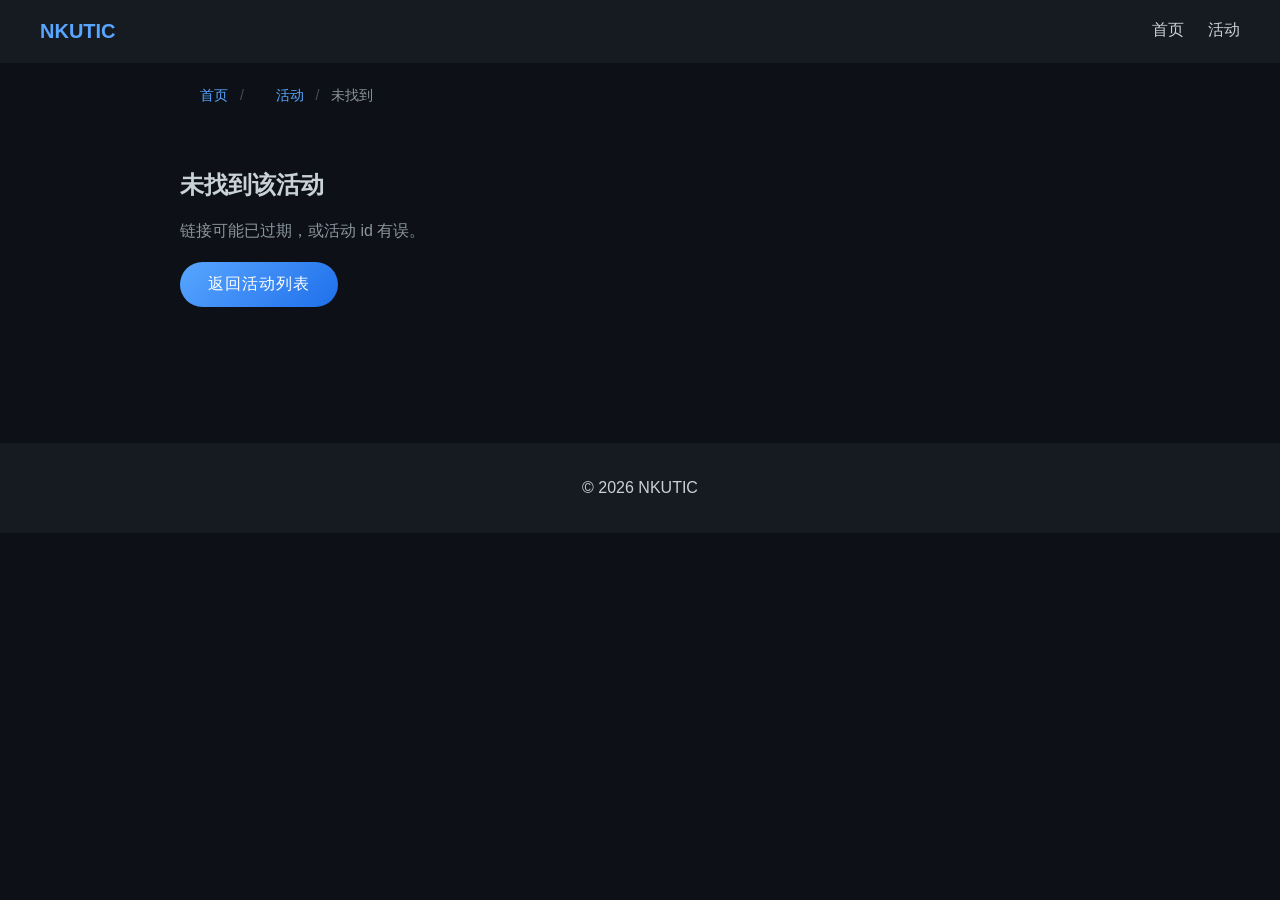
<file: activity_detail.html>
<!DOCTYPE html>
<html lang="zh">
<head>
    <meta charset="UTF-8">
    <meta name="viewport" content="width=device-width, initial-scale=1.0">
    <title>活动详情 · NKUTIC</title>
    <link rel="stylesheet" href="style.css">
    <script type="module" src="scripts/activity_detail.js"></script>
</head>
<body>

<header>
    <div class="logo">NKUTIC</div>
    <nav>
        <a href="index.html">首页</a>
        <a href="index.html#activity">活动</a>
    </nav>
</header>

<main class="project-page project-detail-page activity-detail-page" id="activity-detail"></main>

<footer>
    <p>© 2026 NKUTIC</p>
</footer>

</body>
</html>
</file>
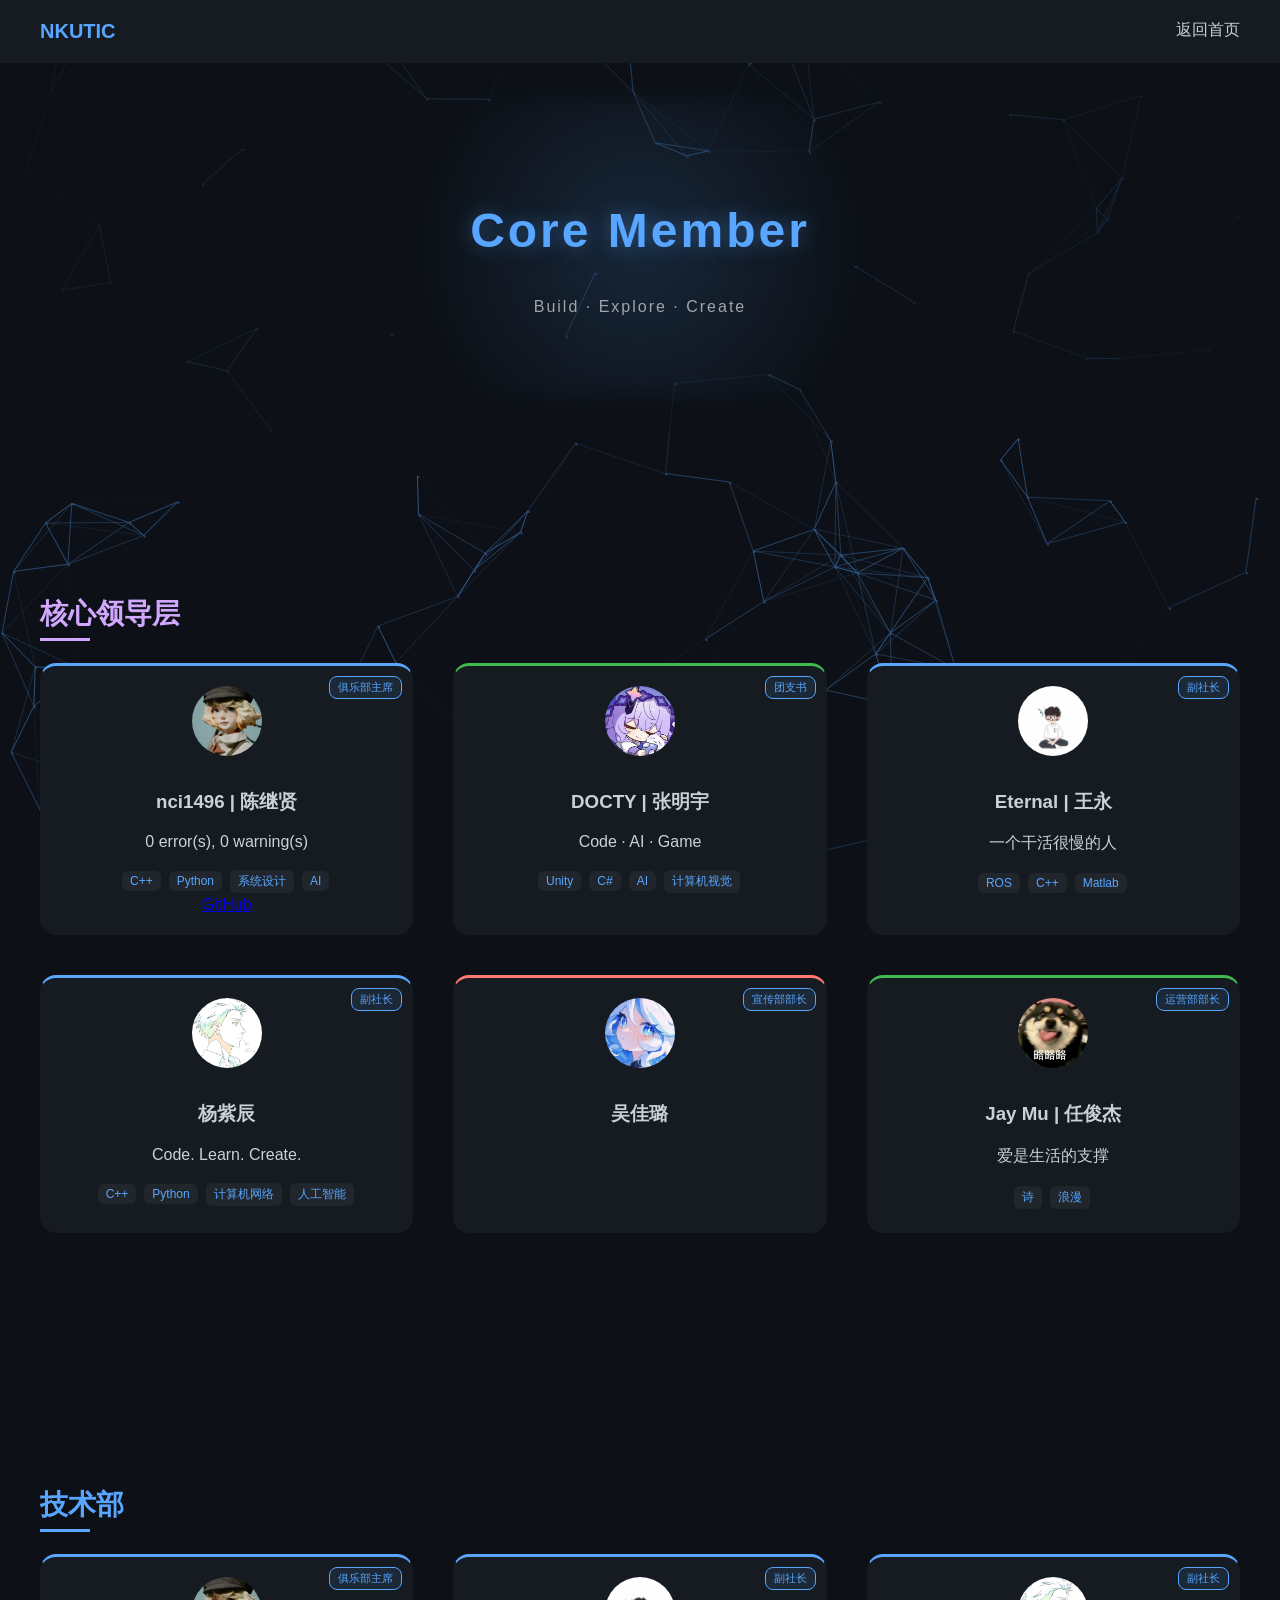
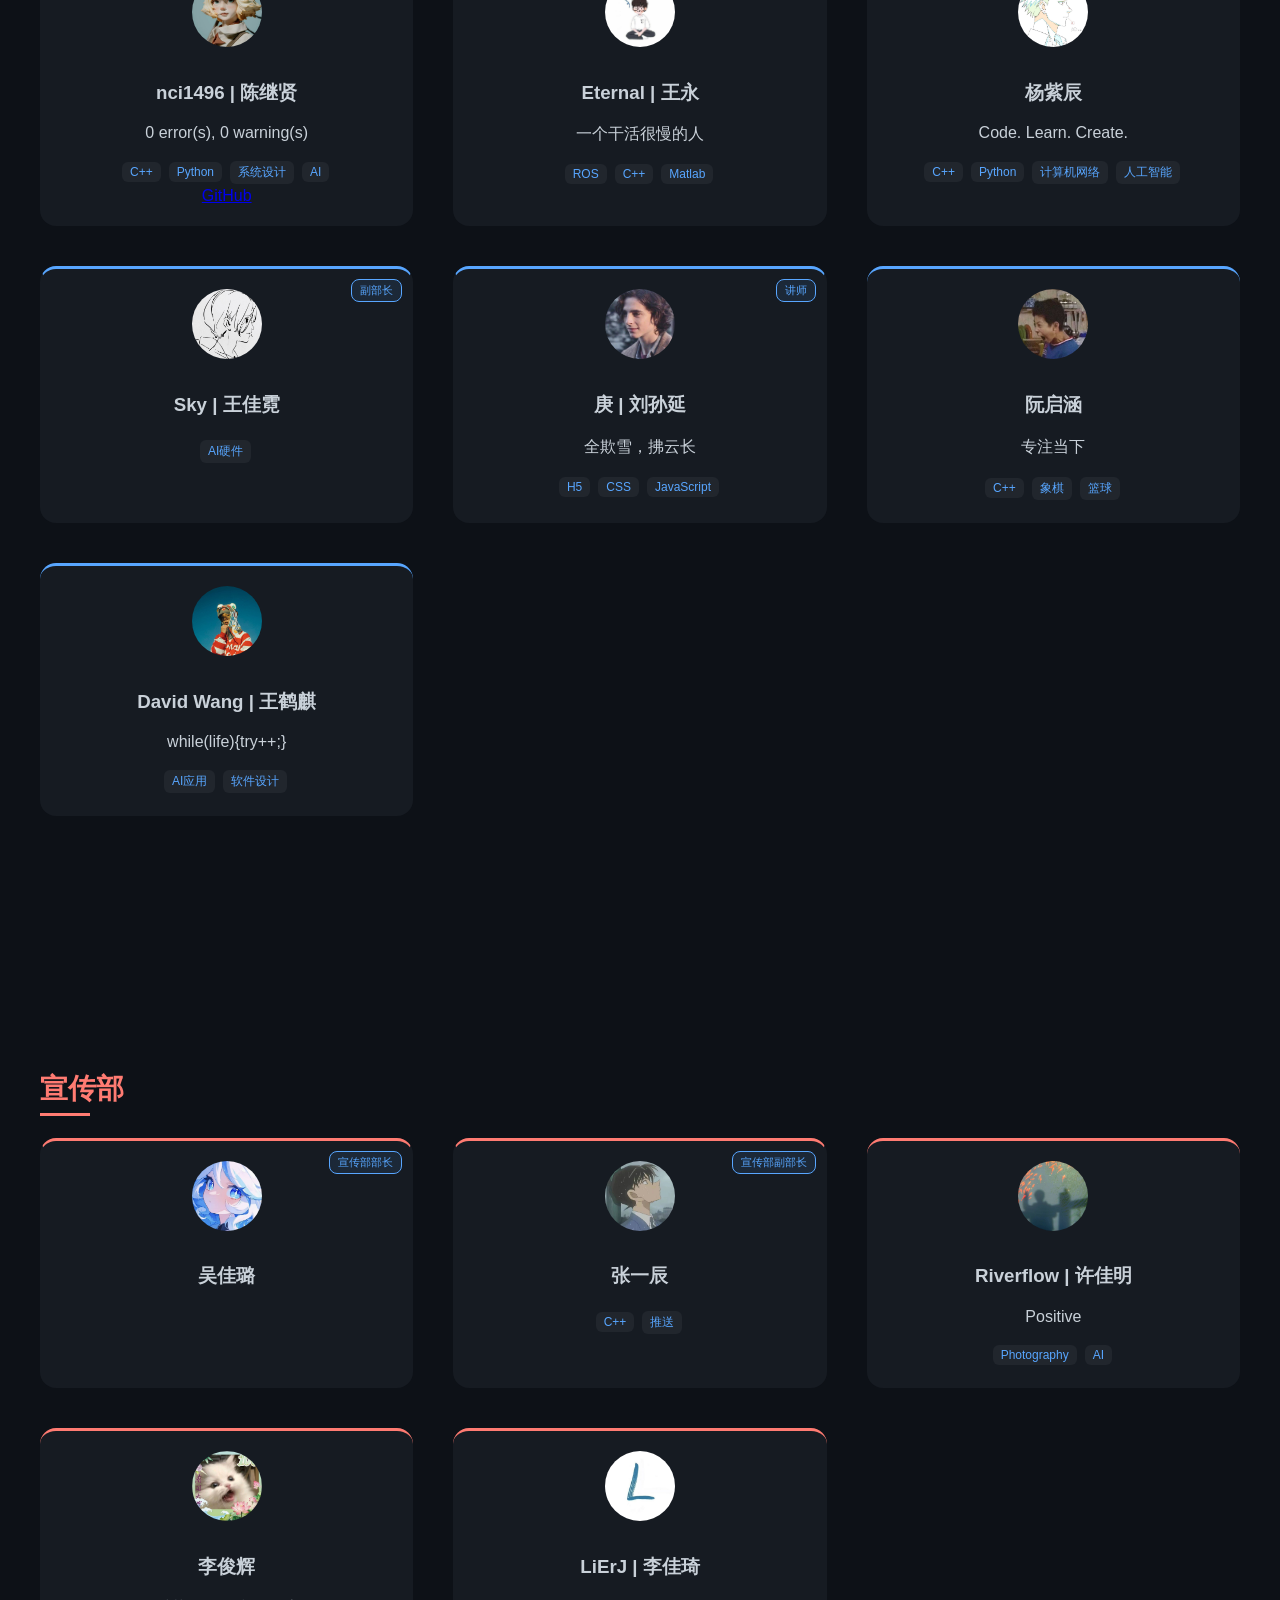
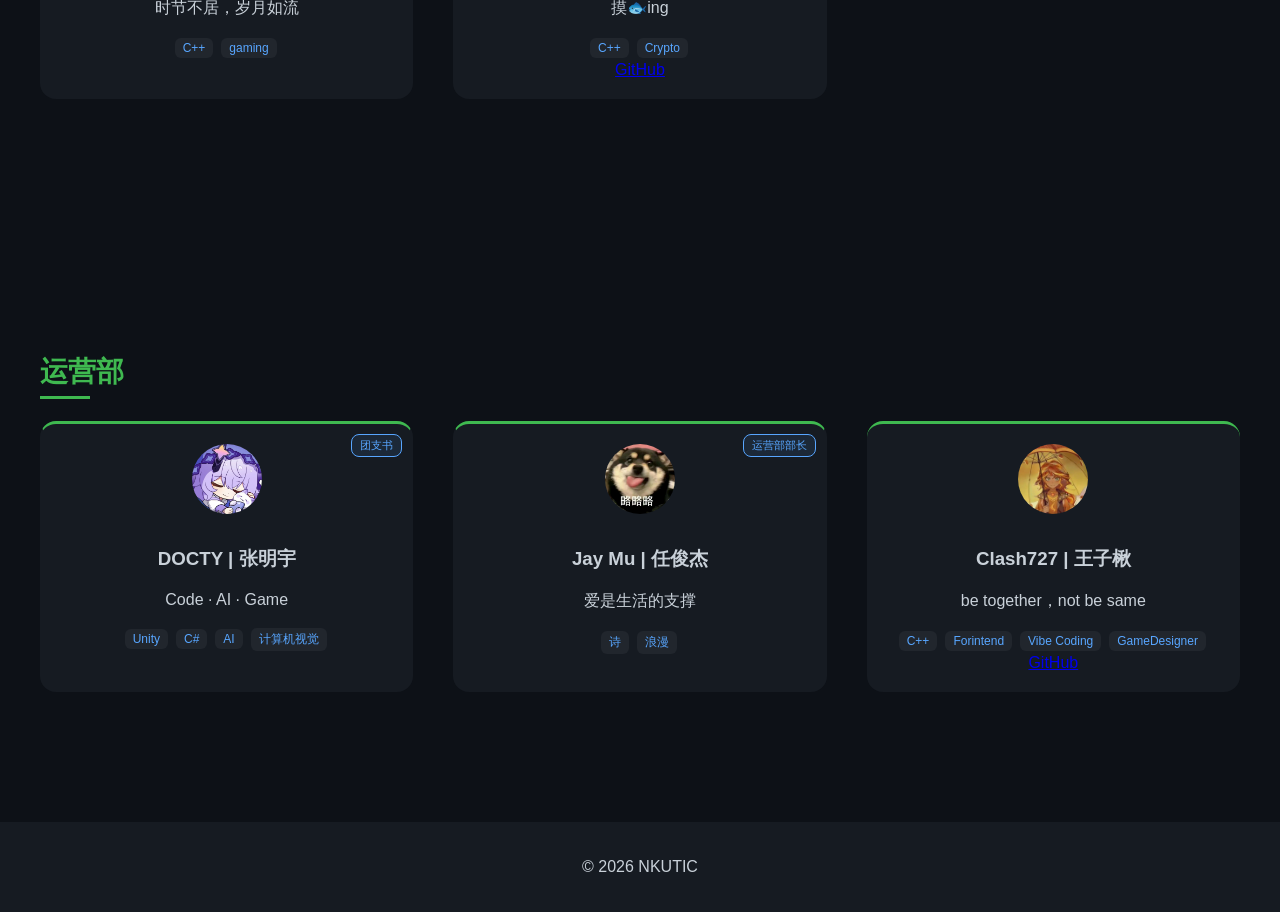
<file: contributors.html>
<!DOCTYPE html>
<html lang="zh">
<head>
    <meta charset="UTF-8">
    <meta name="viewport" content="width=device-width, initial-scale=1.0">
    <title>Contributors</title>
    <link rel="stylesheet" href="contributors.css">
    <link rel="stylesheet" href="style.css">
    <script type="module" src="scripts/bg_hero.js"></script>
    <canvas id="heroCanvas" class="bg-canvas"></canvas>
</head>

<body>

<header>
    <div class="logo">NKUTIC</div>
    <nav>
        <a href="index.html">返回首页</a>
    </nav>
</header>

<section class="contributors-hero">
    <h1>Core Member</h1>
    <p>Build · Explore · Create</p>
</section>

<main class="contributors-page">

<section class="dept dept-leadership">
    <h2>核心领导层</h2>
    <div id="leadership-members" class="member-grid"></div>
</section>

<section class="dept dept-tech">
    <h2>技术部</h2>
    <div id="tech-members" class="member-grid"></div>
</section>

<section class="dept dept-media">
    <h2>宣传部</h2>
    <div id="media-members" class="member-grid"></div>
</section>

<section class="dept dept-ops">
    <h2>运营部</h2>
    <div id="ops-members" class="member-grid"></div>
</section>
</main>

<footer>
    <p>© 2026 NKUTIC</p>
</footer>

<script type="module" src="scripts/contributors_render.js"></script>

</body>
</html>
</file>
<file: style.css>
body {
    margin: 0;
    font-family: Arial;
    background: #0d1117;
    color: #c9d1d9;
}

/* 顶部 */
header {
    display: flex;
    justify-content: space-between;
    padding: 20px 40px;
    background: #161b22;
}

.logo {
    font-size: 20px;
    font-weight: bold;
    color: #58a6ff;
}

nav a {
    color: #c9d1d9;
    margin-left: 20px;
    text-decoration: none;
}

nav a:hover {
    color: #58a6ff;
}

/* 首页大字 */
.hero {
    position: relative;
    height: 100vh;
    background: #0d1117;
    min-height: 300px;
}

@media (max-width: 600px) {
    .hero {
        height: 40vh;
    }
}

#heroCanvas {
    position: absolute;
    top: 0;
    left: 0;
    width: 100%;
    height: 100%;
    display: block;
}

.hero-overlay {
    position: absolute;
    top: 50%;
    left: 50%;
    transform: translate(-50%, -50%);
    
    text-align: center;
    color: white;

    z-index: 2;
    
    /* 防止阻挡被按 */
    pointer-events: none;

}



.hero-overlay h1 {
    font-size: clamp(42px, 9vw, 120px);
    color: #58a6ff;
    text-shadow: 0 0 20px rgba(88,166,255,0.4);
    letter-spacing: clamp(1px, 0.5vw, 6px);
    line-height: 1.05;
    font-weight: 700;
}

.hero-overlay p {
    font-size: clamp(16px, 3.5vw, 40px);
    color: #8b949e;
    letter-spacing: clamp(0.5px, 0.3vw, 3px);
    line-height: 1.2;
}

/* 按钮 */
.hero-overlay button {
    margin-top: 20px;
    padding: 10px 20px;
    border-radius: 8px;
    border: none;
    background: #58a6ff;
    color: white;
    cursor: pointer;
/* 恢复按键功能 */
    pointer-events: auto;
}



.hero::after {
    content: "";
    position: absolute;
    left: 0;
    bottom: 0;
    width: 100%;
    height: 100px;

    background: linear-gradient(to bottom, transparent, #0d1117);
}

/* 通用 section */

section {
    padding: 60px 40px;
    margin-bottom: 40px;
    opacity: 0;
    transform: translateY(30px);
    animation: fadeIn 1s forwards;
}

/* 关于我们 */
.about-lead {
    max-width: 980px;
    margin: 10px auto 22px;
    color: #c9d1d9;
    font-size: 18px;
    line-height: 1.7;
}

.about-grid {
    max-width: 1100px;
    margin: 0 auto;
    display: grid;
    grid-template-columns: repeat(2, minmax(0, 1fr));
    gap: 18px;
}

@media (max-width: 980px) {
    .about-grid {
        grid-template-columns: 1fr;
    }
}

.about-block {
    background: rgba(22, 27, 34, 0.55);
    border: 1px solid #21262d;
    border-radius: 16px;
    padding: 18px;
}

.about-list {
    margin: 10px 0 0;
    padding-left: 18px;
    color: #8b949e;
    line-height: 1.7;
}

.about-cards {
    margin-top: 12px;
    display: grid;
    grid-template-columns: repeat(2, minmax(0, 1fr));
    gap: 12px;
}

@media (max-width: 720px) {
    .about-cards {
        grid-template-columns: 1fr;
    }
}

.about-card {
    padding: 12px 12px;
    border-radius: 12px;
    background: #161b22;
    border: 1px solid #21262d;
}

.about-card-title {
    color: #c9d1d9;
    font-weight: 700;
}

.about-card-desc {
    margin-top: 6px;
    color: #8b949e;
    font-size: 13px;
    line-height: 1.6;
}

.faq {
    margin-top: 10px;
    display: grid;
    gap: 10px;
}

.faq-item {
    padding: 12px 12px;
    border-radius: 12px;
    background: #161b22;
    border: 1px solid #21262d;
}

.faq-q {
    font-weight: 700;
    color: #c9d1d9;
}

.faq-a {
    margin-top: 6px;
    color: #8b949e;
    font-size: 13px;
    line-height: 1.6;
}

.about-cta-actions {
    margin-top: 12px;
}

@keyframes fadeIn {
    to {
        opacity: 1;
        transform: translateY(0);
    }
}

/*  ////// 卡片 //////*/
.card {
    background: #161b22;
    padding: 20px;
    margin-top: 20px;
    overflow: hidden;
    border-radius: 12px;
    transition: 0.3s;
    width: 75%;
    margin: auto;
}

.card:hover {
    transform: translateY(-5px);
    box-shadow: 0 0 15px #58a6ff44;
}

.card a {
    color: #58a6ff;
    text-decoration: none;
}

.card a:hover {
    text-decoration: underline;
    transform: translateY(-3px) scale(1.02);
    box-shadow: 0 10px 30px rgba(88,166,255,0.2);
}

.card img {
    width: 100%;
    height: 300px;
    object-fit: contain;
    background: #0d1117;
    border-radius: 8px;
}

.tags {
    margin-top: 5px;
}

.tag {
    display: inline-block;
    padding: 3px 8px;
    margin-right: 5px;
    border-radius: 6px;
    background: #21262d;
    color: #58a6ff;
    font-size: 12px;
}


/* 内容区 */
.card-content {
    padding: 15px;
}

/* 按钮区 */
.card-buttons {
    margin-top: 10px;
    display: flex;
    gap: 10px;
    
}


.card-buttons a {
    padding: 6px 12px;
    border-radius: 6px;
    background: #58a6ff;
    color: white;
    text-decoration: none;
    font-size: 14px;
}

.card-buttons a:hover {
    background: #1f6feb;
}

.card-grid {
    display: grid;
    grid-template-columns: repeat(auto-fit, minmax(300px, 1fr));
    gap: 20px;
}

/* 全部项目列表页 */
.projects-list-page {
    max-width: 1100px;
    margin: 0 auto;
    padding: 0 20px 40px;
}

.projects-list-page > .project-breadcrumb {
    padding: 24px 0 0;
}

.projects-list-page .projects-list-hero {
    text-align: center;
    padding: 16px 0 36px;
    margin-bottom: 0;
    border-bottom: 1px solid #21262d;
}

.projects-list-page .projects-list-hero h1 {
    margin: 0 0 14px;
    font-size: clamp(28px, 4vw, 40px);
    color: #58a6ff;
}

.projects-list-lead {
    margin: 0 auto;
    max-width: 640px;
    color: #8b949e;
    line-height: 1.7;
    font-size: 16px;
}

.projects-list-page .projects-list-body {
    padding: 32px 0 20px;
}

.projects-list-grid .card {
    width: 100%;
    margin: 0;
}

/* 活动专栏 */
.activity-featured {
    margin-top: 24px;
}

.subheading {
    margin: 10px 0 0;
    color: #8b949e;
    font-weight: 600;
    letter-spacing: 0.5px;
}

.activity-card .activity-meta {
    margin: 8px 0 10px;
    color: #8b949e;
    font-size: 13px;
}

.activity-card .activity-type {
    color: #58a6ff;
}

/* 活动封面：避免窄屏被裁切；与全局 .card img 固定 300px 解耦 */
.card.activity-card img {
    display: block;
    width: 100%;
    height: auto;
    max-height: min(200px, 48vw);
    min-height: 0;
    object-fit: contain;
    object-position: center;
}

@media (min-width: 480px) {
    .card.activity-card img {
        max-height: min(240px, 55vw);
    }
}

@media (min-width: 721px) {
    .card.activity-card img {
        max-height: 280px;
    }
}

@media (min-width: 981px) {
    .card.activity-card img {
        max-height: 300px;
    }
}

.activity-cover-placeholder {
    width: 100%;
    height: 300px;
    border-radius: 8px;
    background:
        radial-gradient(80% 80% at 30% 20%, rgba(88,166,255,0.18), transparent 60%),
        linear-gradient(180deg, #0d1117, #0b0f14);
    border: 1px solid #21262d;
}

/* 无封面占位与图片区域高度一致，避免手机端留白过高 */
.activity-card .activity-cover-placeholder {
    height: auto;
    aspect-ratio: 16 / 9;
    max-height: min(200px, 48vw);
    min-height: 120px;
}

@media (min-width: 480px) {
    .activity-card .activity-cover-placeholder {
        max-height: min(240px, 55vw);
    }
}

@media (min-width: 721px) {
    .activity-card .activity-cover-placeholder {
        max-height: 280px;
    }
}

@media (min-width: 981px) {
    .activity-card .activity-cover-placeholder {
        max-height: 300px;
    }
}

/* 首页团队架构 */
.team-structure {
    margin-top: 24px;
    display: grid;
    gap: 28px;
}

.team-block {
    background: rgba(22, 27, 34, 0.55);
    border: 1px solid #21262d;
    border-radius: 16px;
    padding: 18px 18px 12px;
}

.team-desc {
    margin: 8px 0 14px;
    color: #8b949e;
}

.mini-member-grid {
    display: grid;
    grid-template-columns: repeat(auto-fit, minmax(200px, 1fr));
    gap: 14px;
}

.mini-member {
    display: flex;
    align-items: center;
    gap: 12px;
    padding: 10px 12px;
    border-radius: 12px;
    background: #161b22;
    border: 1px solid #21262d;
    text-decoration: none;
    transition: transform 0.2s ease, box-shadow 0.2s ease, border-color 0.2s ease;
}

.mini-member:hover {
    transform: translateY(-2px);
    border-color: rgba(88, 166, 255, 0.55);
    box-shadow: 0 10px 25px rgba(88,166,255,0.12);
}

.mini-member img {
    width: 44px;
    height: 44px;
    border-radius: 50%;
    object-fit: cover;
    background: #0d1117;
}

.mini-member-name {
    color: #c9d1d9;
    font-weight: 600;
    font-size: 14px;
    line-height: 1.2;
}

.mini-member-badge {
    margin-top: 3px;
    display: inline-block;
    font-size: 12px;
    color: #58a6ff;
    background: rgba(88,166,255,0.08);
    border: 1px solid rgba(88,166,255,0.35);
    padding: 2px 8px;
    border-radius: 999px;
}



/* 页脚 */
footer {
    text-align: center;
    padding: 20px;
    background: #161b22;
}



/* 项目页 */

/* 项目页整体 */
.project-page {
    max-width: 900px;
    margin: auto;
    padding: 0 20px 60px;
}

/* 头部 */
.project-hero {
    text-align: center;
    padding: 60px 20px;
}

.project-hero h1 {
    font-size: 40px;
    color: #58a6ff;
}

/* —— 项目详情页（丰富版） —— */
.project-detail-page {
    max-width: 920px;
}

.project-breadcrumb {
    padding: 24px 0 8px;
    font-size: 14px;
    color: #8b949e;
}

.project-breadcrumb a {
    color: #58a6ff;
    text-decoration: none;
}

.project-breadcrumb a:hover {
    text-decoration: underline;
}

.project-breadcrumb-sep {
    margin: 0 8px;
    color: #484f58;
}

.project-detail-hero {
    padding: 20px 0 36px;
    border-bottom: 1px solid #21262d;
    margin-bottom: 8px;
}

.project-detail-title {
    margin: 0 0 10px;
    font-size: clamp(28px, 5vw, 40px);
    color: #58a6ff;
    line-height: 1.15;
}

.project-detail-subtitle {
    margin: 0 0 16px;
    font-size: 18px;
    color: #8b949e;
    line-height: 1.5;
}

.project-detail-meta {
    display: flex;
    flex-wrap: wrap;
    align-items: center;
    gap: 10px 14px;
    margin-bottom: 20px;
}

.project-detail-status {
    display: inline-block;
    padding: 4px 10px;
    border-radius: 999px;
    font-size: 12px;
    font-weight: 600;
    color: #3fb950;
    background: rgba(63, 185, 80, 0.12);
    border: 1px solid rgba(63, 185, 80, 0.35);
}

.project-detail-tags {
    display: flex;
    flex-wrap: wrap;
    gap: 8px;
}

.project-detail-tag {
    display: inline-block;
    padding: 3px 10px;
    border-radius: 6px;
    background: #21262d;
    color: #58a6ff;
    font-size: 12px;
}

.project-detail-actions {
    display: flex;
    flex-wrap: wrap;
    gap: 12px;
    align-items: center;
}

.project-detail-section {
    padding: 36px 0;
    border-bottom: 1px solid #21262d;
}

.project-detail-section:last-of-type {
    border-bottom: none;
}

.project-detail-section h2 {
    margin: 0 0 16px;
    font-size: 22px;
    color: #c9d1d9;
    letter-spacing: 0.5px;
}

.project-detail-lead {
    margin: 0;
    color: #c9d1d9;
    line-height: 1.75;
    font-size: 16px;
}

.project-triple-grid {
    display: grid;
    grid-template-columns: repeat(auto-fit, minmax(240px, 1fr));
    gap: 16px;
}

.project-triple-card {
    background: #161b22;
    border: 1px solid #21262d;
    border-radius: 12px;
    padding: 16px 18px;
}

.project-triple-label {
    margin: 0 0 10px;
    font-size: 13px;
    font-weight: 700;
    color: #58a6ff;
    text-transform: none;
    letter-spacing: 0.3px;
}

.project-triple-card p {
    margin: 0;
    color: #8b949e;
    font-size: 14px;
    line-height: 1.65;
}

.project-highlights {
    margin: 0;
    padding-left: 20px;
    color: #c9d1d9;
    line-height: 1.75;
}

.project-highlights li {
    margin-bottom: 8px;
}

.project-tech-list {
    margin: 0;
    padding-left: 20px;
    color: #c9d1d9;
    line-height: 1.75;
}

.project-tech-list li {
    margin-bottom: 6px;
}

.project-img-hero {
    margin-top: 0;
    max-height: min(420px, 70vh);
    width: 100%;
    object-fit: contain;
    background: #0d1117;
}

.project-gallery {
    display: grid;
    grid-template-columns: repeat(auto-fit, minmax(220px, 1fr));
    gap: 16px;
    margin-top: 20px;
}

.project-gallery-item {
    margin: 0;
}

.project-gallery-img {
    width: 100%;
    border-radius: 10px;
    border: 1px solid #21262d;
    background: #0d1117;
    object-fit: contain;
    max-height: 280px;
}

.project-gallery-item figcaption {
    margin-top: 8px;
    font-size: 13px;
    color: #6e7681;
}

.project-detail-missing-title {
    color: #c9d1d9;
}

.project-detail-missing-desc {
    color: #8b949e;
    margin-bottom: 20px;
}

/* 更多按钮 */
.more {
    text-align: center;
    margin-top: 40px;
}

.btn-primary {
    display: inline-block;
    padding: 12px 28px;
    border-radius: 999px; /* 胶囊按钮 */
    background: linear-gradient(135deg, #58a6ff, #1f6feb);
    color: white;
    font-weight: 500;
    text-decoration: none;
    letter-spacing: 1px;

    transition: all 0.3s ease;
}

/* hover 提升 */
.btn-primary:hover {
    transform: translateY(-3px) scale(1.03);
    box-shadow: 0 8px 20px rgba(88,166,255,0.4);
}

/* 点击反馈 */
.btn-primary:active {
    transform: scale(0.97);
}


/* 按钮 */
.btn {
    display: inline-block;
    margin-top: 20px;
    padding: 10px 20px;
    background: #58a6ff;
    color: white;
    text-decoration: none;
    border-radius: 8px;
}

.btn:hover {
    background: #1f6feb;
}

/* 图片 */
.project-img {
    width: 100%;
    border-radius: 10px;
    margin-top: 20px;
}

/* 代码块 */
pre {
    background: #0d1117;
    color: #c9d1d9;
    padding: 16px 20px;
    border-radius: 12px;
    overflow-x: auto;

    border: 1px solid #30363d;

    font-family: "Fira Code", "Consolas", monospace;
    font-size: 14px;
    line-height: 1.6;

    position: relative;
}

/* 左侧装饰条（重点） */
pre::before {
    content: "";
    position: absolute;
    left: 0;
    top: 0;
    width: 4px;
    height: 100%;
    background: #58a6ff;
    border-radius: 12px 0 0 12px;
}

/* code本体 */
code {
    color: #c9d1d9;
}

pre::after {
    content: "C++"; /* 可以按需要改 */
    position: absolute;
    top: 8px;
    right: 12px;
    font-size: 12px;
    color: #8b949e;
}

.project-detail-page pre::after {
    content: attr(data-lang);
}

/* 加入我们 */
#join .join-lead {
    max-width: 900px;
    margin: 10px auto 22px;
    color: #8b949e;
    line-height: 1.7;
    font-size: 15px;
}

.join-grid {
    max-width: 980px;
    margin: 0 auto;
    display: grid;
    grid-template-columns: repeat(auto-fit, minmax(280px, 1fr));
    gap: 18px;
}

.join-card {
    background: rgba(22, 27, 34, 0.55);
    border: 1px solid #21262d;
    border-radius: 16px;
    padding: 20px;
}

.join-card-feishu {
    border-color: rgba(88, 166, 255, 0.35);
}

.join-desc {
    margin: 10px 0 14px;
    color: #8b949e;
    font-size: 14px;
    line-height: 1.6;
}

.join-qr-wrap {
    display: flex;
    justify-content: center;
    padding: 8px 0;
}

.join-qr {
    width: min(240px, 72vw);
    height: auto;
    aspect-ratio: 1;
    object-fit: contain;
    border-radius: 12px;
    background: #fff;
    padding: 8px;
    border: 1px solid #30363d;
}

.join-hint {
    margin: 14px 0 0;
    font-size: 13px;
    color: #6e7681;
    line-height: 1.5;
}

.join-feishu-actions {
    margin-top: 8px;
}

.join-footer {
    margin-top: 28px;
    text-align: center;
    color: #8b949e;
    font-size: 14px;
}
</file>
<file: contributors.css>
/* 避免侧向溢出 */
* {
    box-sizing: border-box;
}
html, body {
    overflow-x: hidden;
}

/* hero区 */
.contributors-hero {
    text-align: center;
    padding: 100px 20px;

        background: radial-gradient(
        circle at center,
        rgba(13, 17, 23, 0.2),
        rgba(13, 17, 23, 0.85)
    );
}

.contributors-hero::before {
    content: "";
    position: absolute;
    top: 50%;
    left: 50%;
    width: 600px;
    height: 300px;
    transform: translate(-50%, -50%);
    background: radial-gradient(
        circle,
        rgba(88,166,255,0.15),
        transparent 70%
    );
    filter: blur(10px);
    z-index: -1;
}

.contributors-hero h1 {
    font-size: 48px;
    color: #58a6ff;
    text-shadow: 0 0 20px rgba(88,166,255,0.4);
    letter-spacing: 3px;
}

.contributors-hero p {
    color: rgba(255,255,255,0.6);
    letter-spacing: 2px;
}

.bg-canvas {
    position: fixed;
    inset: 0;
    z-index: 0;
    opacity: 0.5;
    pointer-events: none;
}

.contributors-page,header{
    position: relative;
    z-index: 1;
}


/* 网格 */

.member-grid {
    display: grid;
    grid-template-columns: repeat(3, 1fr);
    gap: 40px;
    margin: 30px 0;
}

@media (max-width: 900px) {
    .member-grid {
        grid-template-columns: repeat(2, 1fr);
    }
}

@media (max-width: 500px) {
    .member-grid {
        grid-template-columns: 1fr;
        justify-items: center; 
    }
}

/* 标签 */

.tag {
    display: inline-block;
    margin: 3px;
    padding: 3px 8px;
    border-radius: 6px;
    background: #21262d;
    color: #58a6ff;
    font-size: 12px;
}

/* 卡片 */

.member {
    width: 100%;
    background: #161b22;
    padding: 20px;
    border-radius: 16px;
    text-align: center;
    transition: 0.3s;
    position: relative;
    pointer-events: auto;
}

.member img {
    width: 70px;
    height: 70px;
    border-radius: 50%;
    margin-bottom: 10px;
}

.member:hover {
    transform: translateY(-8px);
}

/* CORE 标签 */
.badge {
    position: absolute;
    top: 10px;
    right: 10px;
    font-size: 11px;
    padding: 3px 8px;
    border-radius: 8px;

    color: #58a6ff;
    border: 1px solid #58a6ff;

    background: rgba(88,166,255,0.1);
    backdrop-filter: blur(4px);

    transition: 0.2s;
    z-index: 2; 
}

/* 高光 */

.member.highlight {
    position: relative;
    border: 1px solid transparent;
    background: #161b22;
    z-index: 1;
}


.member::after {
    content: "";
    position: absolute;
    inset: 0;
    border-radius: 12px;
    background: radial-gradient(
        circle at var(--x, 50%) var(--y, 50%),
        rgba(88,166,255,0.2),
        transparent 60%
    );
        border: 1px solid #58a6ff;
    opacity: 0;
    transition: 0.2s;

    pointer-events: none;
}

.member:hover::after {
    opacity: 1;
}

/* 背景扫描线 */

body::after {
    content: "";
    position: fixed;
    width: 100vw;   /* 👈 关键 */
    height: 100vh;  /* 👈 关键 */
    background: repeating-linear-gradient(
        transparent,
        transparent 2px,
        rgba(255,255,255,0.05) 3px
    )!important;
    pointer-events: none;
    z-index: 999;
    overflow-x: hidden;
}


/* 成员介绍 */

.dept {
    margin-top: 80px;
}

/* 标题风格 */
.dept h2 {
    font-size: 28px;
    margin-bottom: 20px;
    position: relative;
}

/* 技术部 */
.dept-tech h2 {
    color: #58a6ff;
}
.dept-tech h2::after {
    background: #58a6ff;
}

/* 宣传部 */
.dept-media h2 {
    color: #ff7b72;
}
.dept-media h2::after {
    background: #ff7b72;
}

/* 运营部 */
.dept-ops h2 {
    color: #3fb950;
}
.dept-ops h2::after {
    background: #3fb950;
}

.dept-leadership h2 {
    color: #d2a8ff;
}
.dept-leadership h2::after {
    background: #d2a8ff;
}

.dept h2::after {
    content: "";
    position: absolute;
    left: 0;
    bottom: -8px;
    width: 50px;
    height: 3px;
}

/* 技术部：蓝 */
.member.dept-tech {
    border-top: 3px solid #58a6ff;
}

/* 宣传部：红 */
.member.dept-media {
    border-top: 3px solid #ff7b72;
}

/* 运营部：绿 */
.member.dept-ops {
    border-top: 3px solid #3fb950;
}

.member.dept-tech:hover {
    box-shadow: 0 10px 30px rgba(88,166,255,0.25);
}

.member.dept-media:hover {
    box-shadow: 0 10px 30px rgba(255,123,114,0.25);
}

.member.dept-ops:hover {
    box-shadow: 0 10px 30px rgba(63,185,80,0.25);
}
</file>
